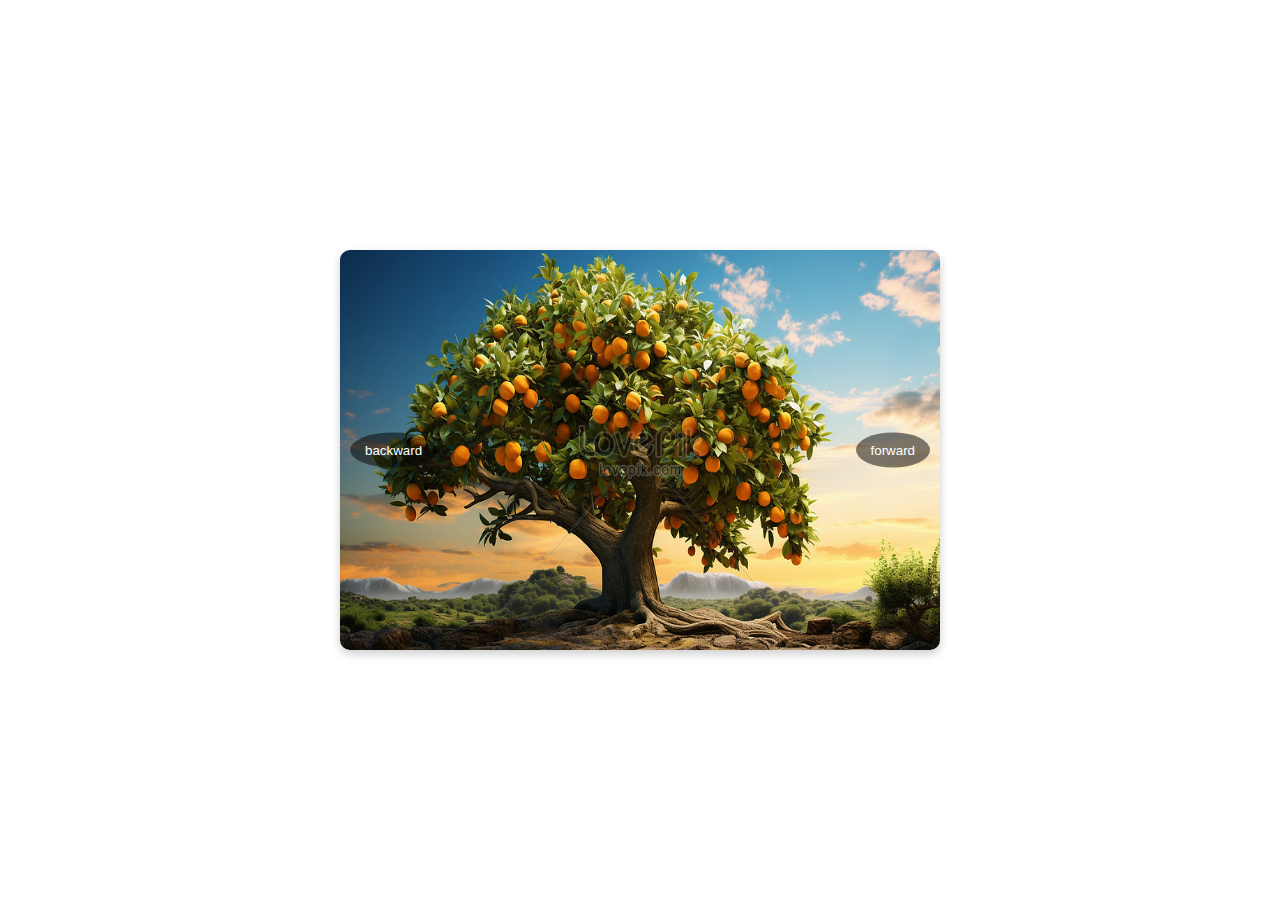
<file: Task2 (old)/index.html>
<!DOCTYPE html>
<html>

<head>

  <meta charset="UTF-8">
  <meta name="viewport" content="width=device-width, initial-scale=1.0">
  <!-- displays site properly based on user's device -->
  <link rel="stylesheet" type="text/css" href="./index.css">
  <script src="index.js" defer></script>

</head>

<body>
  <div class="slider">
    <div class="slides">
      <img src="./images/8885.jpg_wh860.jpg" class="slide">
      <img src="./images/_88104392_b6010524-oak_tree_at_sunrise-spl.jpg" class="slide">
      <img src="./images/background.jpg" class="slide">
      <img src="./images/bright-daylight-environment-forest-240040-1.webp" class="slide">
      <img src="./images/giant-sequoia-tree-Sequoia-National-Park-California.webp" class="slide">
      <img src="./images/maxresdefault.jpg" class="slide">
      <img src="./images/oak-tree-care.webp" class="slide">
      <img src="./images/tree-736885_640.jpg" class="slide">
    </div>
    <button class="next" onclick="nextSlide()">forward </button>
    <button class="prev" onclick="prevSlide()">backward </button>
  </div>
</body>

</html>
</file>
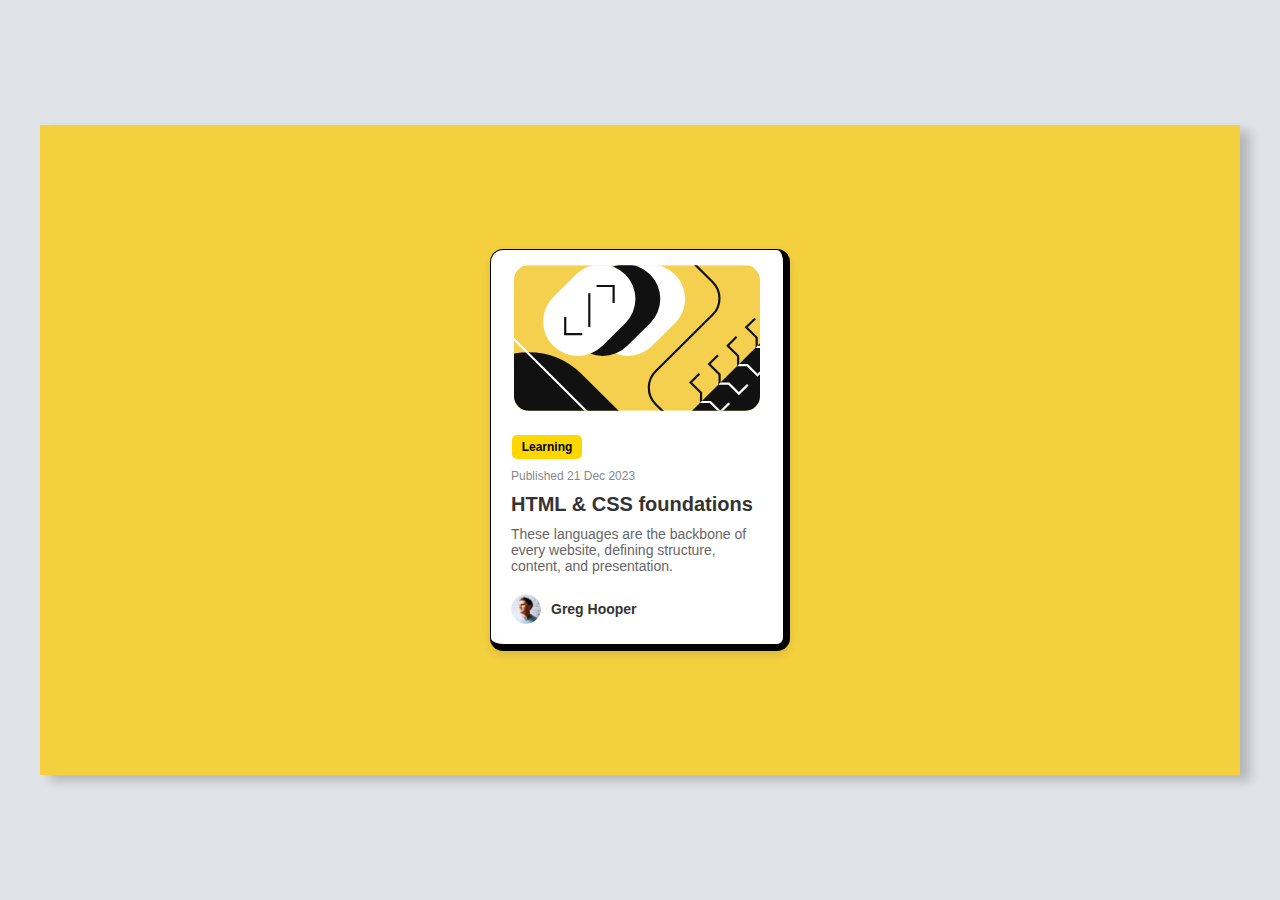
<file: Task1 (old)/Blog challenge/index.html>
<!DOCTYPE html>
<html>

<head>
  <meta charset="UTF-8">
  <meta name="viewport" content="width=device-width, initial-scale=1.0">
  <!-- displays site properly based on user's device -->
  <link rel="stylesheet" type="text/css" href="./index.css">
  <link rel="icon" type="image/png" sizes="32x32" href="./assets/images/favicon-32x32.png">
  <title>Frontend Mentor | Blog preview card</title>
</head>

<body>

  <div class="card-container">
    <div class="card">
      <div class="card-image">
        <img src="./assets/images/illustration-article.svg" alt="Card Image">
      </div>
      <div class="card-content">
        <div class="tag">Learning</div>
        <p class="date">Published 21 Dec 2023</p>
        <h2 class="title">HTML & CSS foundations</h2>
        <p class="description">These languages are the backbone of every website, defining structure, content, and
          presentation.</p>
        <div class="author">
          <img src="./assets/images/image-avatar.webp" alt="Author Image">
          <span style="position: relative;top: 7px;">Greg Hooper</span>
        </div>
      </div>
    </div>
  </div>
</body>

</html>
</file>
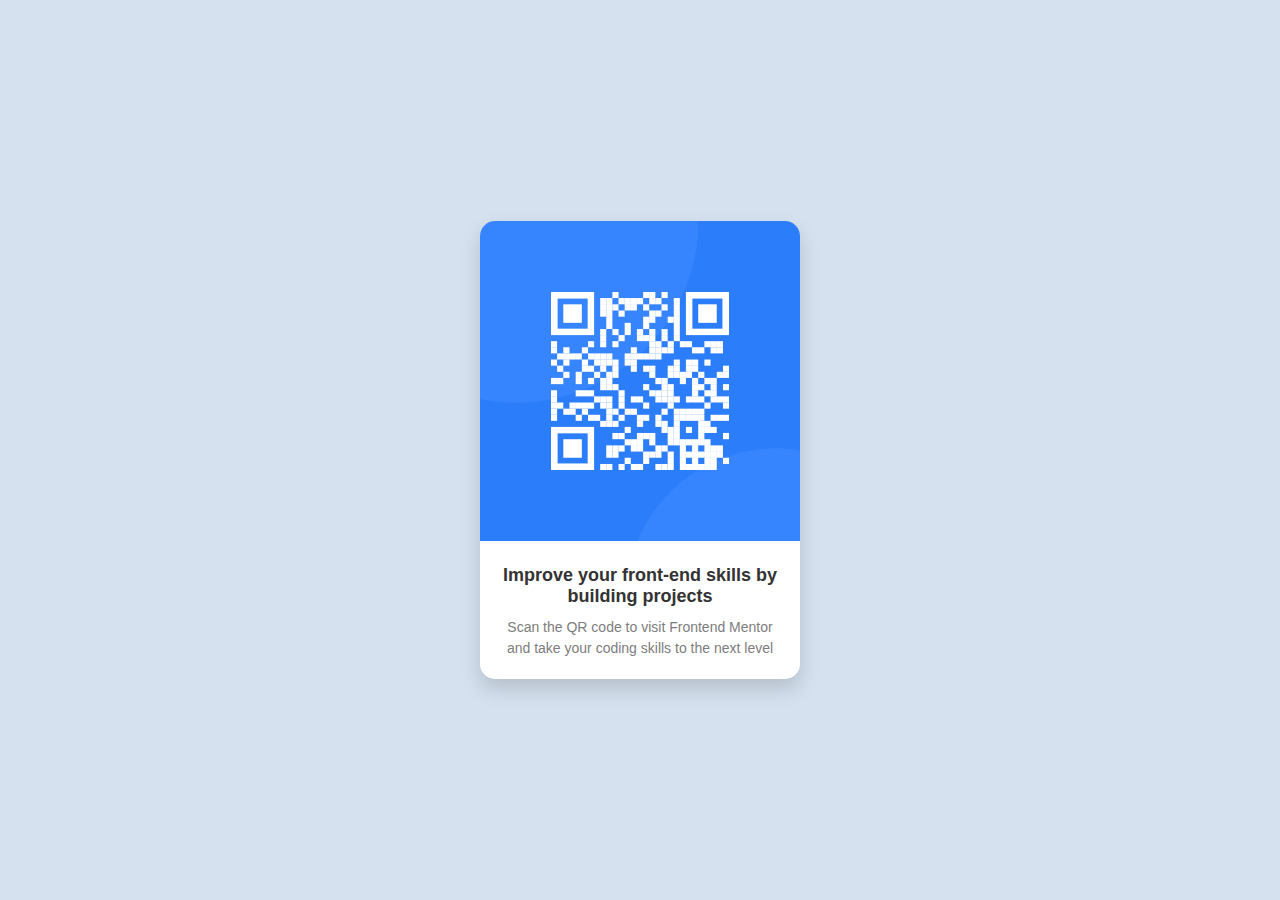
<file: Task1 (old)/QR code challenge/index.html>
<!DOCTYPE html>
<html>
<head>
  <meta charset="UTF-8">
  <meta name="viewport" content="width=device-width, initial-scale=1.0"> <!-- displays site properly based on user's device -->
  <link rel="stylesheet" type="text/css" href="./index.css">
  <link rel="icon" type="image/png" sizes="32x32" href="./images/favicon-32x32.png">
  
  <title>Frontend Mentor | QR code component</title>


</head>
<body>

  <div class="card">
    <img src="./images/image-qr-code.png" alt="QR Code">
    
    <div class="card-content">
        <h2 class="card-title">Improve your front-end skills by building projects</h2>
        <p class="card-text">Scan the QR code to visit Frontend Mentor and take your coding skills to the next level</p>
    </div>
</div>
</body>
</html>
</file>
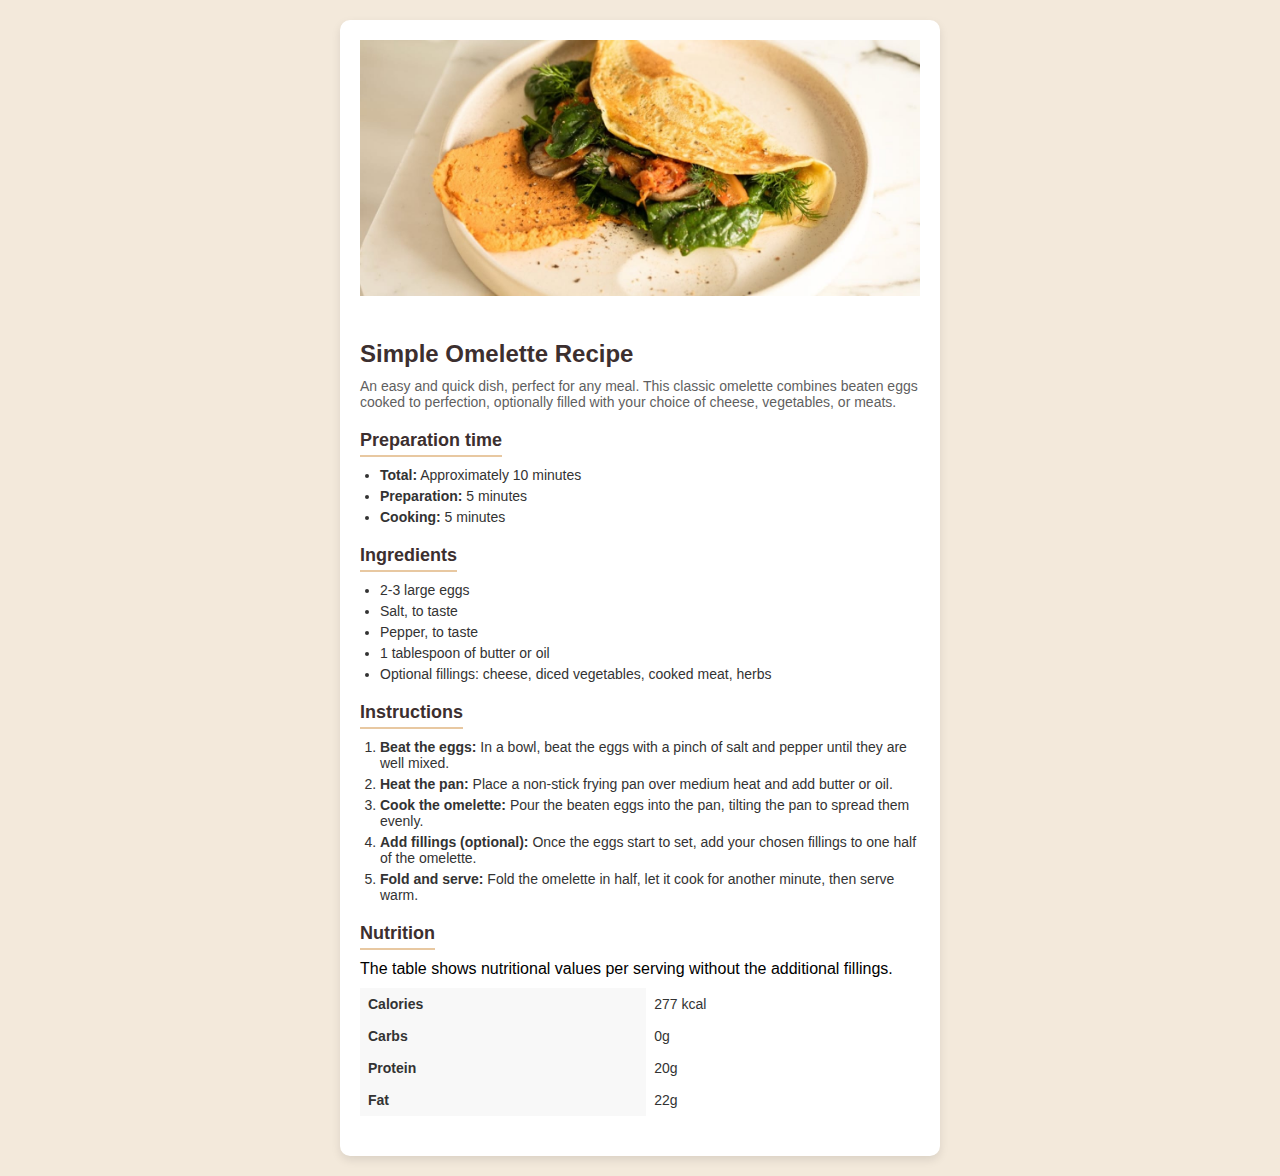
<file: Task1 (old)/Recipe Page challenge/index.html>
<!DOCTYPE html>
<html lang="en">
<head>
  <meta charset="UTF-8">
  <meta name="viewport" content="width=device-width, initial-scale=1.0"> <!-- displays site properly based on user's device -->
  <link rel="stylesheet" type="text/css" href="./index.css">
  <link rel="icon" type="image/png" sizes="32x32" href="./images/favicon-32x32.png">
  
  <title>Frontend Mentor | Recipe page</title>

  
</head>
<body>

  <div class="recipe-card">
    <img src="./images/image-omelette.jpeg" alt="Simple Omelette" class="recipe-image">

    <div class="recipe-content">
        <h1>Simple Omelette Recipe</h1>
        <p class="description">An easy and quick dish, perfect for any meal. This classic omelette combines beaten eggs cooked to perfection, optionally filled with your choice of cheese, vegetables, or meats.</p>
        
        <div class="prep-time">
            <h2>Preparation time</h2>
            <ul>
                <li><strong>Total:</strong> Approximately 10 minutes</li>
                <li><strong>Preparation:</strong> 5 minutes</li>
                <li><strong>Cooking:</strong> 5 minutes</li>
            </ul>
        </div>
        
        <div class="ingredients">
            <h2>Ingredients</h2>
            <ul>
                <li>2-3 large eggs</li>
                <li>Salt, to taste</li>
                <li>Pepper, to taste</li>
                <li>1 tablespoon of butter or oil</li>
                <li>Optional fillings: cheese, diced vegetables, cooked meat, herbs</li>
            </ul>
        </div>

        <div class="instructions">
            <h2>Instructions</h2>
            <ol>
                <li><strong>Beat the eggs:</strong> In a bowl, beat the eggs with a pinch of salt and pepper until they are well mixed.</li>
                <li><strong>Heat the pan:</strong> Place a non-stick frying pan over medium heat and add butter or oil.</li>
                <li><strong>Cook the omelette:</strong> Pour the beaten eggs into the pan, tilting the pan to spread them evenly.</li>
                <li><strong>Add fillings (optional):</strong> Once the eggs start to set, add your chosen fillings to one half of the omelette.</li>
                <li><strong>Fold and serve:</strong> Fold the omelette in half, let it cook for another minute, then serve warm.</li>
            </ol>
        </div>

        <div class="nutrition">
            <h2>Nutrition</h2>
            <p>The table shows nutritional values per serving without the additional fillings.</p>
            <table>
                <tr>
                    <th>Calories</th>
                    <td>277 kcal</td>
                </tr>
                <tr>
                    <th>Carbs</th>
                    <td>0g</td>
                </tr>
                <tr>
                    <th>Protein</th>
                    <td>20g</td>
                </tr>
                <tr>
                    <th>Fat</th>
                    <td>22g</td>
                </tr>
            </table>
        </div>
    </div>
</div>
</body>
</html>
</file>
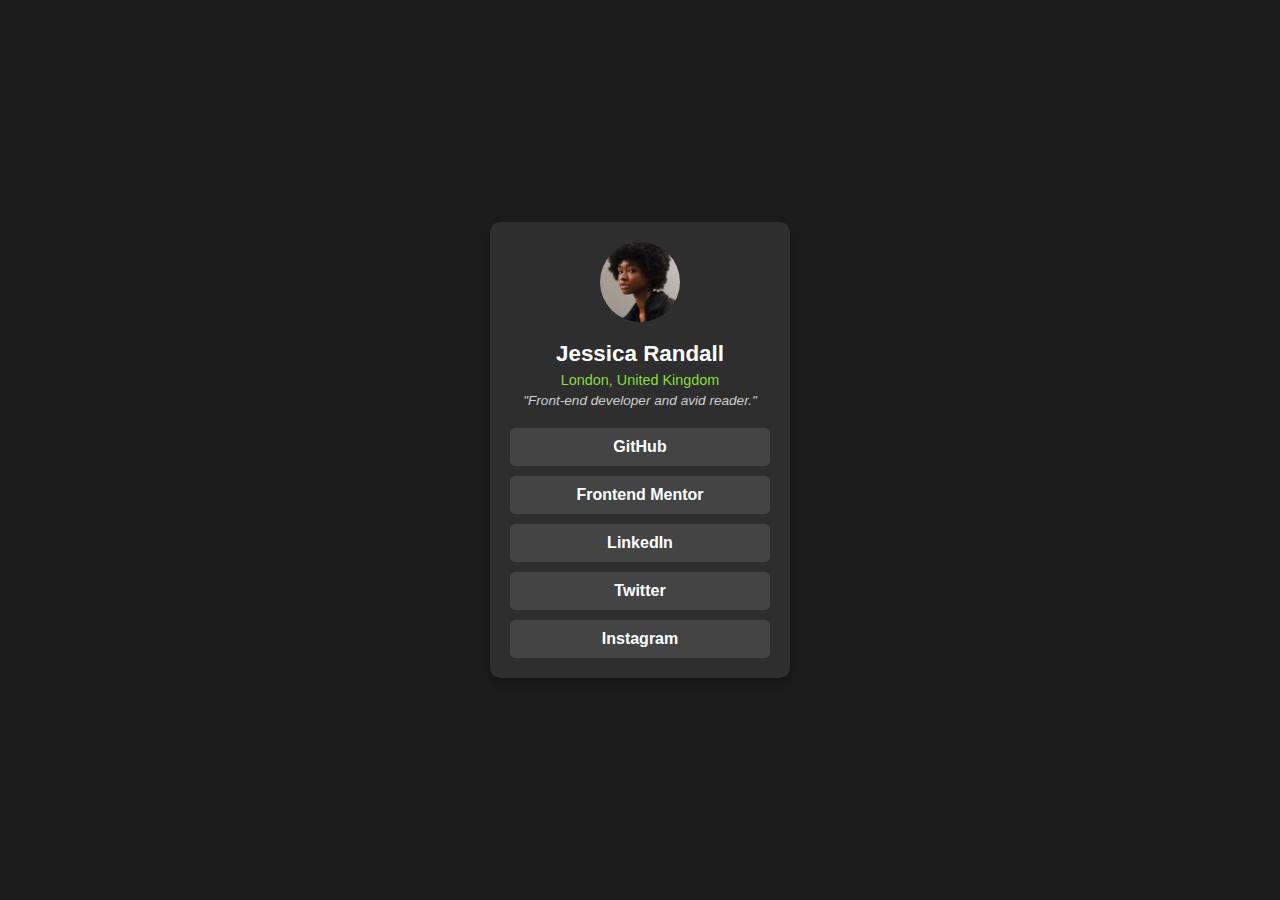
<file: Task1 (old)/Social links challenge/index.html>
<!DOCTYPE html>
<html lang="en">
<head>
  <meta charset="UTF-8">
  <meta name="viewport" content="width=device-width, initial-scale=1.0"> <!-- displays site properly based on user's device -->
  <link rel="stylesheet" type="text/css" href="./index.css">
  <link rel="icon" type="image/png" sizes="32x32" href="./assets/images/favicon-32x32.png">
  
  <title>Frontend Mentor | Social links profile</title>

  
</head>
<body>

  <div class="profile-card">
    <img src="./assets/images/avatar-jessica.jpeg" alt="Profile Picture" class="profile-pic">
    <h2>Jessica Randall</h2>
    <p class="location">London, United Kingdom</p>
    <p class="bio">"Front-end developer and avid reader."</p>
    <div class="links">
      <a href="#" class="link-button">GitHub</a>
      <a href="#" class="link-button">Frontend Mentor</a>
      <a href="#" class="link-button">LinkedIn</a>
      <a href="#" class="link-button">Twitter</a>
      <a href="#" class="link-button">Instagram</a>
    </div>
  </div>
  
</body>
</html>
</file>
<file: Task2 (old)/index.css>
body {
    font-family: Arial, sans-serif;
    margin: 0;
    display: flex;
    justify-content: center;
    align-items: center;
    height: 100vh;
    background-color:white;
}

.slider {
    position: relative;
    width: 80%;
    max-width: 600px;
    overflow: hidden;
    border-radius: 10px;
    box-shadow: 0 4px 10px rgba(0, 0, 0, 0.2);
}

.slides {
    display: flex;
    transition: transform 0.5s ease-in-out;
}

.slide {
    min-width: 100%;
    height: auto;
    display: block;
}

button {
    position: absolute;
    top: 50%;
    transform: translateY(-50%);
    background-color: rgba(0, 0, 0, 0.5);
    color: white;
    border: none;
    padding: 10px 15px;
    cursor: pointer;
    border-radius: 50%;
}

button:hover {
    background-color: rgba(15, 15, 15, 0.8);
}

.prev {
    left: 10px;
}

.next {
    right: 10px;
}

.slider:hover button {
    display: block;
}
</file>
<file: Task1 (old)/Blog challenge/index.css>
* {
    box-sizing: border-box;
    margin: 0;
    padding: 0;
  }
  
  body {
    display: flex;
    align-items: center;
    justify-content: center;
    height: 100vh;
    font-family: Arial, sans-serif;
    background-color: rgb(224, 228, 232);
  }
  
  .card-container {
    display: flex;
    align-items: center;
    justify-content: center;
    background-color: #f4d03f; 
    width: 1200px;
    height: 650px;
    box-shadow: 10px 6px 10px rgba(0, 0, 0, 0.2);
  }
  
  .card {
    width: 300px;
    background-color: #fff;
    border-radius: 13px;
    border-style: solid;
    border-color: black;
    border-width: 1px 7px 7px 1px;
    box-shadow: 0 4px 8px rgba(0, 0, 0, 0.1);
    overflow: hidden;
    text-align: center;
  }
  .card-image{
    padding-top: 15px;
  }  
  .card-image img {
    width: 84%;
    height: auto;
    border-radius: 15px;
  }
  
  .card-content {
    padding: 20px;
  }
  
  .tag {
    display: inline-block;
    background-color: #ffd700; /* Gold color for the tag */
    color: black;
    font-weight: bold;
    padding: 5px 10px;
    border-radius: 5px;
    font-size: 12px;
    position: relative;
    right: 90px;
  }
  
  .date {
    color: #888;
    font-size: 12px;
    margin: 10px 0;
    text-align: left;
  }
  
  .title {
    font-size: 20px;
    font-weight: bold;
    margin: 10px 0;
    color: #333;
    text-align: left;
  }
  
  .description {
    font-size: 14px;
    color: #666;
    margin: 10px 0 20px;
    text-align: left;
  }
  
  .author {
    display: flex;
    align-items: left;
    justify-content: left;
    gap: 10px;
    font-weight: bold;
  }
  
  .author img {
    width: 30px;
    height: 30px;
    border-radius: 50%;
  }
  
  .author span {
    font-size: 14px;
    color: #333;
  }
</file>
<file: Task1 (old)/QR code challenge/index.css>
* {
    margin: 0;
    padding: 0;
    box-sizing: border-box;
}

body {
    display: flex;
    justify-content: center;
    align-items: center;
    height: 100vh;
    background-color: #d5e1ef; /* Light blue background */
    font-family: Arial, sans-serif;
}

/* Card Styling */
.card {
    background-color: white;
    width: 320px;
    border-radius: 15px;
    box-shadow: 0 10px 20px rgba(0, 0, 0, 0.15);
    overflow: hidden;
    text-align: center;
}

/* QR Image Styling */
.card img {
    width: 100%;
    height: auto;
    background-color: #2c7dfa; 
}

/* Content Styling */
.card-content {
    padding: 20px;
}

.card-title {
    font-weight: bold;
    font-size: 18px;
    margin-bottom: 10px;
    color: #333333;
}

.card-text {
    font-size: 14px;
    color: #7d7d7d;
    line-height: 1.5;
}
</file>
<file: Task1 (old)/Recipe Page challenge/index.css>
* {
    box-sizing: border-box;
    margin: 0;
    padding: 0;
    font-family: Arial, sans-serif;
}

body {
    display: flex;
    justify-content: center;
    align-items: center;
    background-color: #f3e9db;
    padding: 20px;
}

.recipe-card {
    width: 100%;
    max-width: 600px;
    background-color: #fff;
    border-radius: 10px;
    overflow: hidden;
    box-shadow: 0 4px 10px rgba(0, 0, 0, 0.1);
}

.recipe-image {
    padding: 20px;
    border-width: 0px;
    width: 100%;
    height: auto;
}

.recipe-content {
    padding: 20px;
}

.recipe-content h1 {
    font-size: 24px;
    color: #3c2f2f;
    margin-bottom: 10px;
}

.description {
    font-size: 14px;
    color: #5f5f5f;
    margin-bottom: 20px;
}

.prep-time,
.ingredients,
.instructions,
.nutrition {
    margin-bottom: 20px;
}

h2 {
    font-size: 18px;
    color: #3c2f2f;
    margin-bottom: 10px;
    border-bottom: 2px solid #e8c8a1;
    display: inline-block;
    padding-bottom: 4px;
}

ul,
ol {
    margin-left: 20px;
}

ul li,
ol li {
    font-size: 14px;
    color: #333;
    margin-bottom: 5px;
}

table {
    width: 100%;
    margin-top: 10px;
    border-collapse: collapse;
}

table th,
table td {
    text-align: left;
    padding: 8px;
    font-size: 14px;
    color: #333;
}

table th {
    background-color: #f8f8f8;
    font-weight: bold;
}

table td {
    background-color: #fff;
}
</file>
<file: Task1 (old)/Social links challenge/index.css>
* {
    margin: 0;
    padding: 0;
    box-sizing: border-box;
  }
  
  body {
    display: flex;
    justify-content: center;
    align-items: center;
    height: 100vh;
    background-color: #1c1c1c; 
    font-family: Arial, sans-serif;
  }
  
  .profile-card {
    background-color: #2e2e2e; 
    width: 300px;
    padding: 20px;
    border-radius: 10px;
    box-shadow: 0 4px 10px rgba(0, 0, 0, 0.3);
    text-align: center;
  }
  
  .profile-pic {
    width: 80px;
    height: 80px;
    border-radius: 50%;
    margin-bottom: 15px;
  }
  
  h2 {
    color: #ffffff;
    font-size: 1.4em;
  }
  
  .location {
    color: #8bda42; /* Green color for location */
    font-size: 0.9em;
    margin: 5px 0;
  }
  
  .bio {
    color: #cfcfcf;
    font-size: 0.85em;
    font-style: italic;
    margin-bottom: 20px;
  }
  
  /* Link buttons styling */
  .links {
    display: flex;
    flex-direction: column;
    gap: 10px;
  }
  
  .link-button {
    background-color: #444;
    color: #ffffff;
    padding: 10px;
    border-radius: 5px;
    text-decoration: none;
    font-weight: bold;
    transition: background-color 0.2s;
  }
  
  .link-button:hover {
    background-color: #0dde25;
  }
</file>
